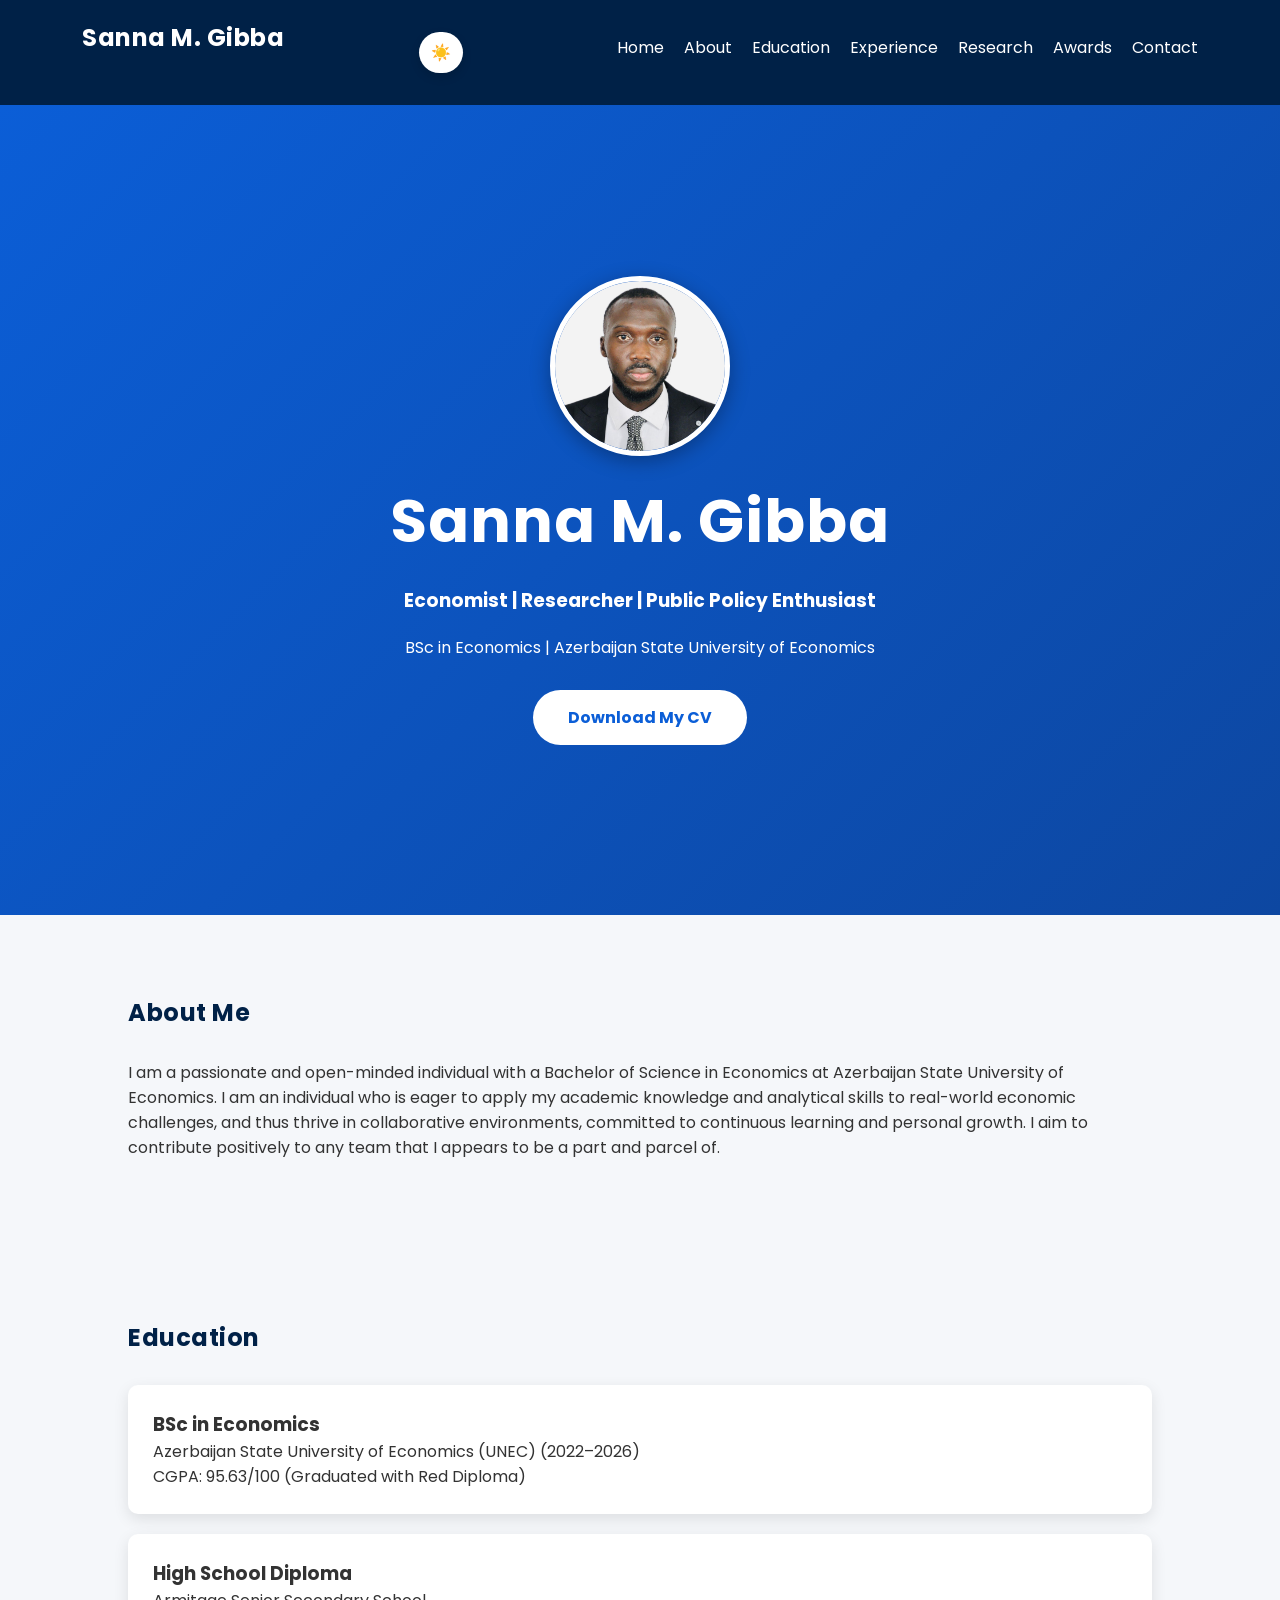
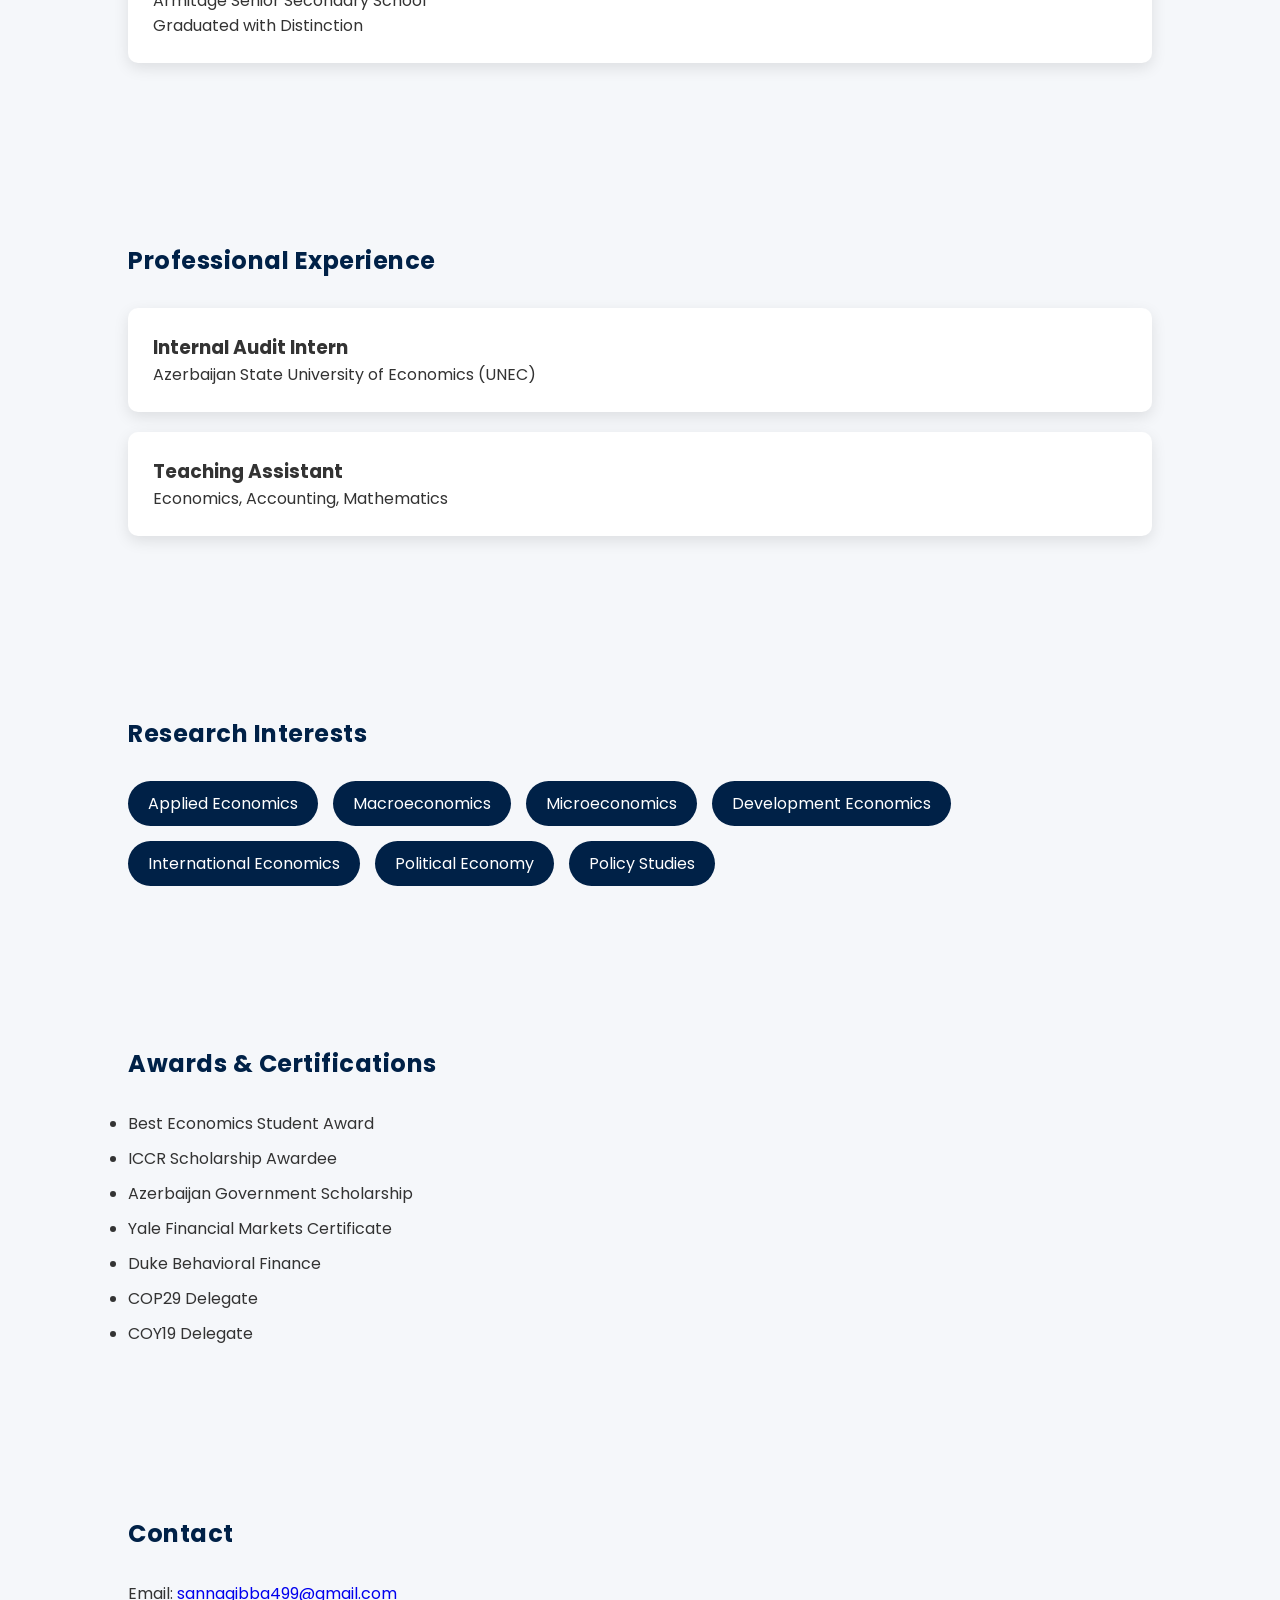
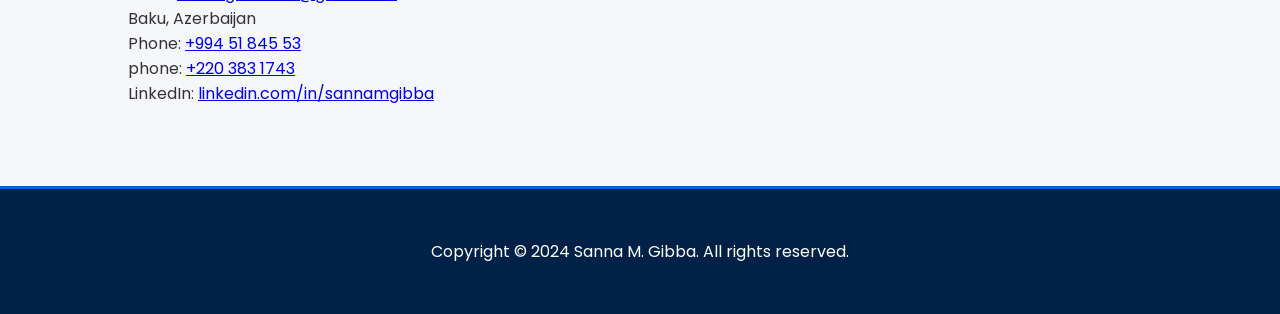
<file: index.html>
<!DOCTYPE html>
<html lang="en">
<head>
    <meta charset="UTF-8">
    <meta name="viewport" content="width=device-width, initial-scale=1.0">
    <title>Sanna M. Gibba | Economics Portfolio</title>
    

    <link rel="stylesheet" href="style.css">

    <link href="https://fonts.googleapis.com/css2?family=Poppins:wght@300;400;600;700&display=swap" rel="stylesheet">

    <!-- Font Awesome kit placeholder removed; add a real kit URL only if you use icons -->

</head>

<body>

<header>

    <nav>

        <h2>Sanna M. Gibba</h2>

        <button class="theme-toggle" id="themeToggle" aria-label="Toggle color theme" title="Toggle color theme">
            <span class="toggle-icon">☀️</span>
        </button>
       
        <ul>

            <li><a href="#home">Home</a></li>
            <li><a href="#about">About</a></li>
            <li><a href="#education">Education</a></li>
            <li><a href="#experience">Experience</a></li>
            <li><a href="#research">Research</a></li>
            <li><a href="#awards">Awards</a></li>
            <li><a href="#contact">Contact</a></li>

        </ul>

    </nav>

</header>

<main>

<section id="home" class="hero">
 <img src="profile image.jpg" alt="Sanna M. Gibba" class="profile-image">

<h1>Sanna M. Gibba</h1>

<h3>Economist | Researcher | Public Policy Enthusiast</h3>

<p>BSc in Economics | Azerbaijan State University of Economics</p>

<div class="hero-cta">
    <a href="CV-Sanna-M-Gibba.pdf" download target="_blank" class="btn download-cv">Download My CV</a>
</div>

</section>

<section id="about">

<h2>About Me</h2>

<p>
I am a passionate and open-minded individual with a Bachelor of Science in Economics
at Azerbaijan State University of Economics. I am an individual who is eager to apply my academic knowledge and
analytical skills to real-world economic challenges, and thus thrive in collaborative environments, committed to
continuous learning and personal growth. I aim to contribute positively to any team that I appears to be a part
and parcel of.
</p>

</section>

<section id="education">

<h2>Education</h2>

<div class="card">

<h3>BSc in Economics</h3>

<p>Azerbaijan State University of Economics (UNEC) (2022–2026)</p>

<p>CGPA: 95.63/100 (Graduated with Red Diploma)</p>

</div>

<div class="card">

<h3>High School Diploma</h3>

<p>Armitage Senior Secondary School</p>

<p>Graduated with Distinction</p>

</div>

</section>

<section id="experience">

<h2>Professional Experience</h2>

<div class="card">

<h3>Internal Audit Intern</h3>

<p>Azerbaijan State University of Economics (UNEC)</p>

</div>

<div class="card">

<h3>Teaching Assistant</h3>

<p>Economics, Accounting, Mathematics</p>

</div>

</section>

<section id="research">

<h2>Research Interests</h2>

<div class="skills">

<span>Applied Economics</span>

<span>Macroeconomics</span>

<span>Microeconomics</span>

<span>Development Economics</span>

<span>International Economics</span>

<span>Political Economy</span>

<span>Policy Studies</span>

</div>

</section>

<section id="awards">

<h2>Awards & Certifications</h2>

<ul>

<li>Best Economics Student Award</li>

<li>ICCR Scholarship Awardee</li>

<li>Azerbaijan Government Scholarship</li>

<li>Yale Financial Markets Certificate</li>

<li>Duke Behavioral Finance</li>

<li>COP29 Delegate</li>

<li>COY19 Delegate</li>

</ul>

</section>

<section id="contact">

<h2>Contact</h2>

<p>Email: <a href="mailto:sannagibba499@gmail.com">sannagibba499@gmail.com</a></p>

<p>Baku, Azerbaijan</p>
<p>Phone: <a href="tel:+994 51 845 53">+994 51 845 53</a></p>
<p>phone: <a href="tel:+220 383 1743">+220 383 1743</a></p>
<p>LinkedIn: <a href="https://www.linkedin.com/in/sanna-m-gibba-892236276" target="_blank" rel="noopener noreferrer">linkedin.com/in/sannamgibba</a></p>

</section>

<footer>
    <p>Copyright © 2024 Sanna M. Gibba. All rights reserved.</p>
</footer>

</main>

<script src="script.js"></script>

</body>
</html>
</file>
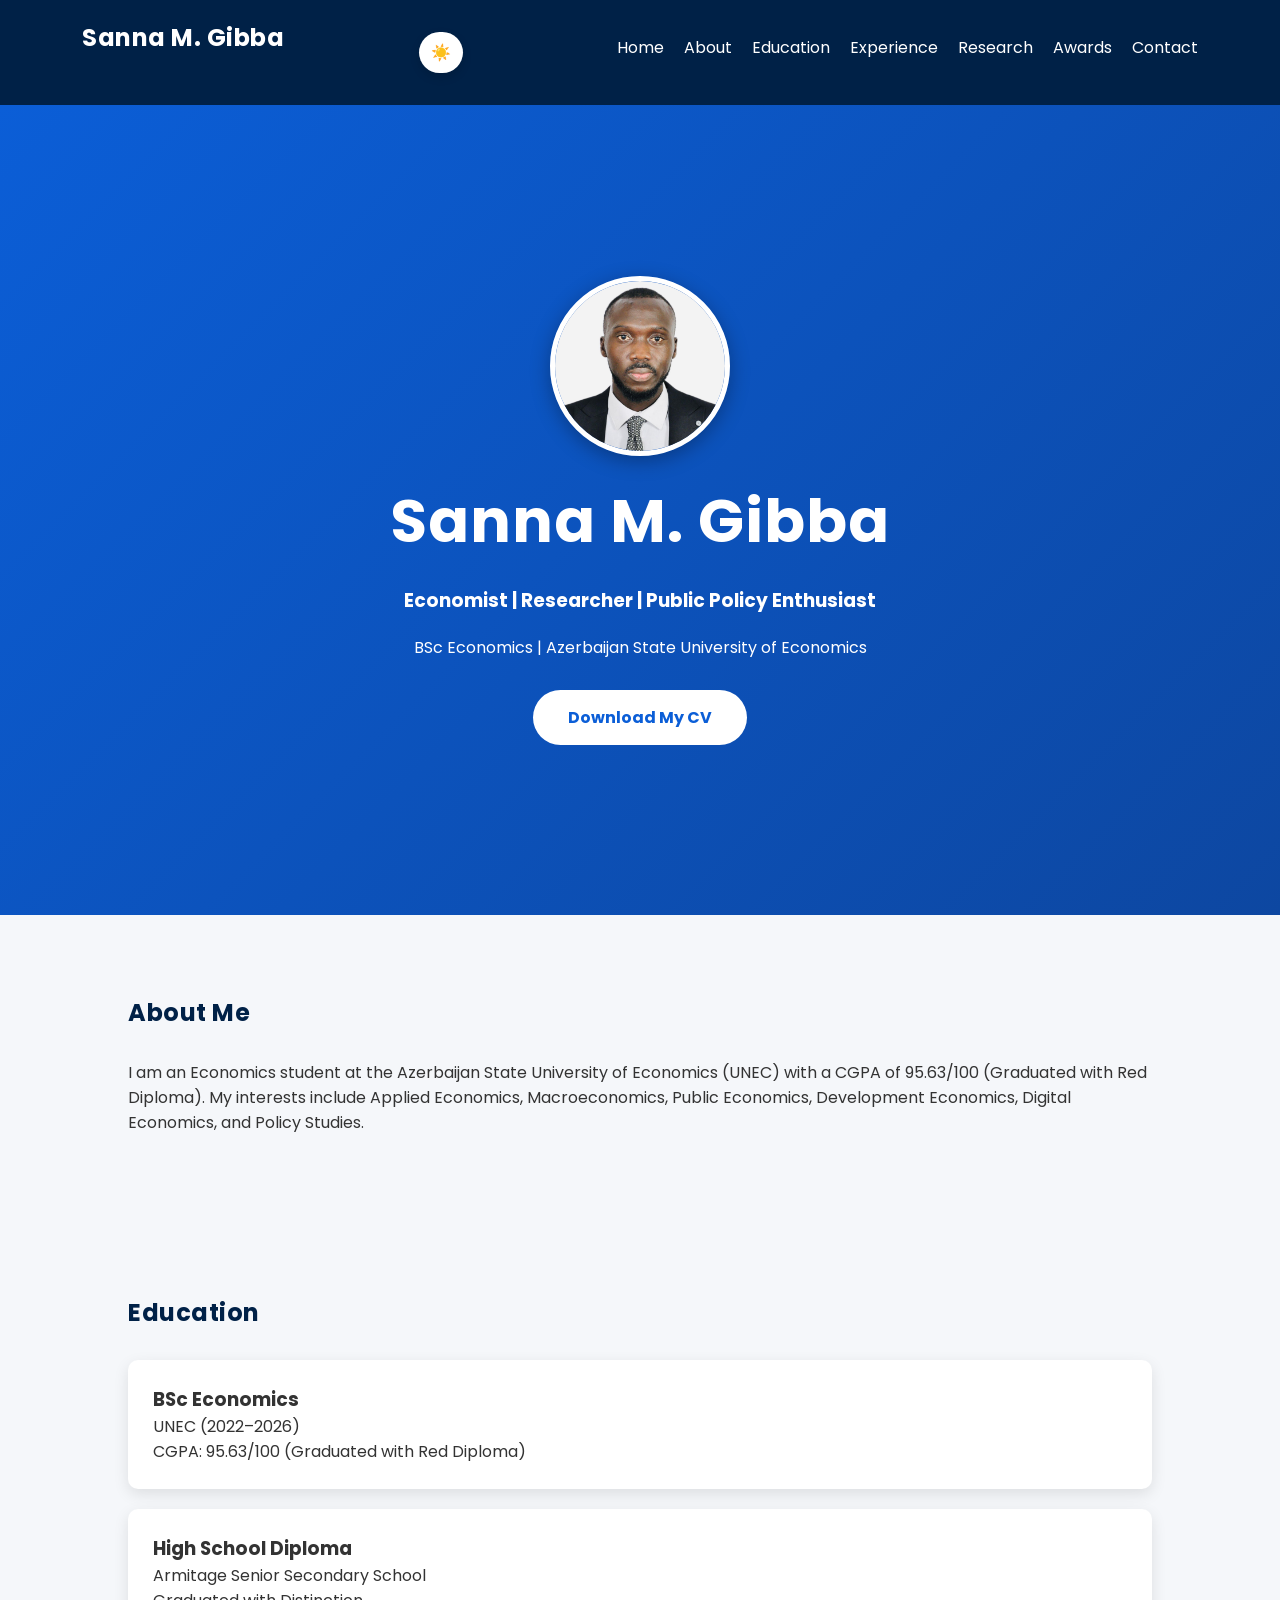
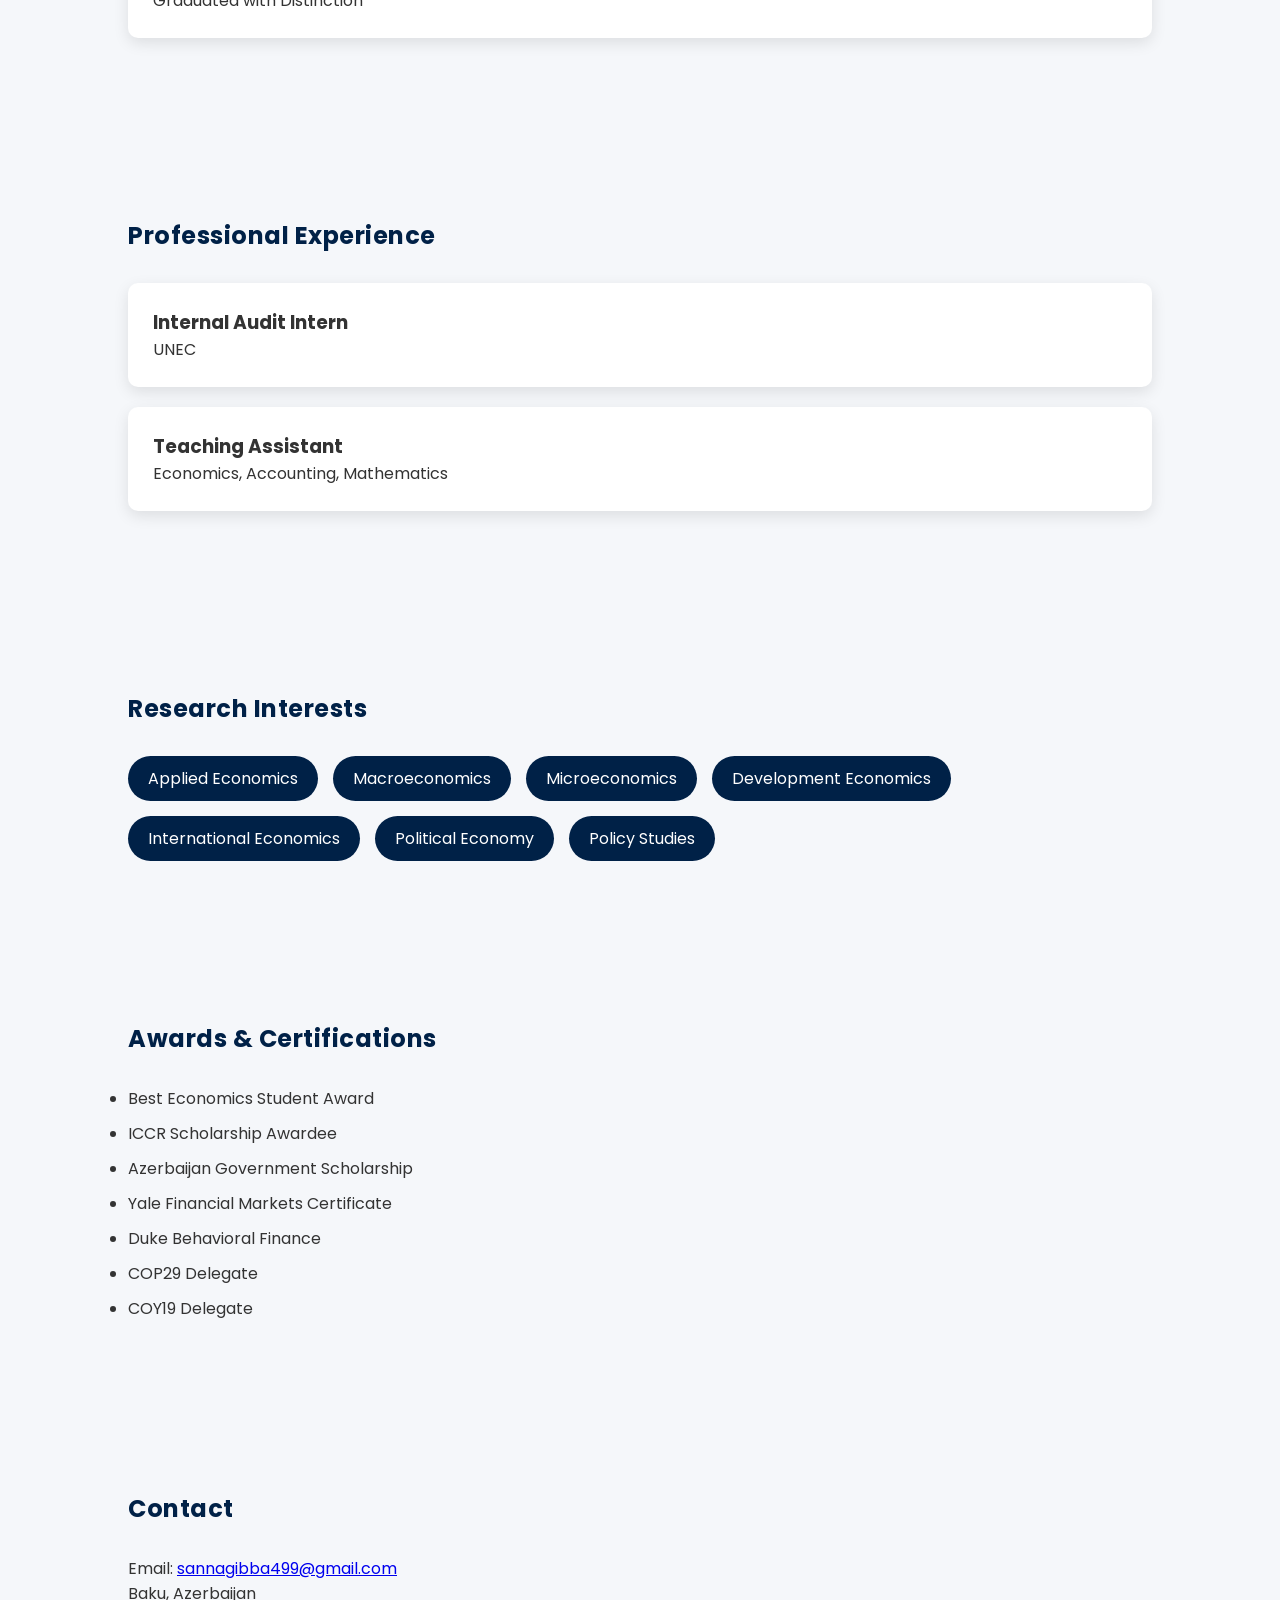
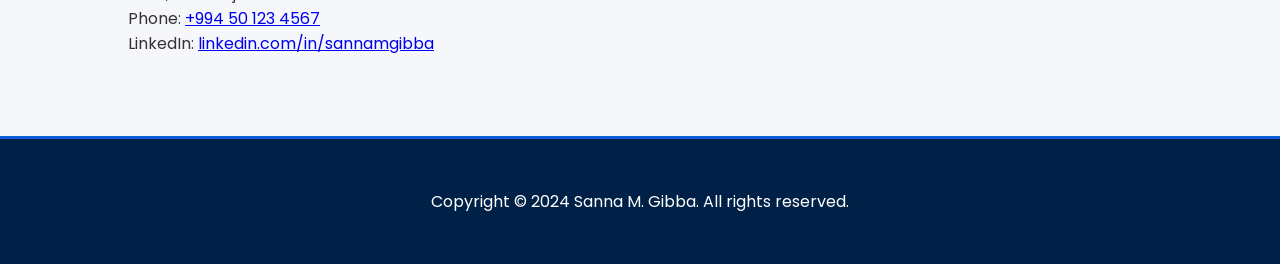
<file: index.old.html>
<!DOCTYPE html>
<html lang="en">
<head>
    <meta charset="UTF-8">
    <meta name="viewport" content="width=device-width, initial-scale=1.0">
    <title>Sanna M. Gibba | Economics Portfolio</title>
    

    <link rel="stylesheet" href="style.css">

    <link href="https://fonts.googleapis.com/css2?family=Poppins:wght@300;400;600;700&display=swap" rel="stylesheet">

    <!-- Font Awesome kit placeholder removed; add a real kit URL only if you use icons -->

</head>

<body>

<header>

    <nav>

        <h2>Sanna M. Gibba</h2>

        <button class="theme-toggle" id="themeToggle" aria-label="Toggle color theme" title="Toggle color theme">
            <span class="toggle-icon">☀️</span>
        </button>
       
        <ul>

            <li><a href="#home">Home</a></li>
            <li><a href="#about">About</a></li>
            <li><a href="#education">Education</a></li>
            <li><a href="#experience">Experience</a></li>
            <li><a href="#research">Research</a></li>
            <li><a href="#awards">Awards</a></li>
            <li><a href="#contact">Contact</a></li>

        </ul>

    </nav>

</header>

<main>

<section id="home" class="hero">
 <img src="profile image.jpg" alt="Sanna M. Gibba" class="profile-image">

<h1>Sanna M. Gibba</h1>

<h3>Economist | Researcher | Public Policy Enthusiast</h3>

<p>BSc Economics | Azerbaijan State University of Economics</p>

<div class="hero-cta">
    <a href="CV-Sanna-M-Gibba.pdf" download class="btn download-cv">Download My CV</a>
</div>

</section>

<section id="about">

<h2>About Me</h2>

<p>

I am an Economics student at the Azerbaijan State University of Economics (UNEC) with a CGPA of 95.63/100 (Graduated with Red Diploma). My interests include Applied Economics, Macroeconomics, Public Economics, Development Economics, Digital Economics, and Policy Studies.

</p>

</section>

<section id="education">

<h2>Education</h2>

<div class="card">

<h3>BSc Economics</h3>

<p>UNEC (2022–2026)</p>

<p>CGPA: 95.63/100 (Graduated with Red Diploma)</p>

</div>

<div class="card">

<h3>High School Diploma</h3>

<p>Armitage Senior Secondary School</p>

<p>Graduated with Distinction</p>

</div>

</section>

<section id="experience">

<h2>Professional Experience</h2>

<div class="card">

<h3>Internal Audit Intern</h3>

<p>UNEC</p>

</div>

<div class="card">

<h3>Teaching Assistant</h3>

<p>Economics, Accounting, Mathematics</p>

</div>

</section>

<section id="research">

<h2>Research Interests</h2>

<div class="skills">

<span>Applied Economics</span>

<span>Macroeconomics</span>

<span>Microeconomics</span>

<span>Development Economics</span>

<span>International Economics</span>

<span>Political Economy</span>

<span>Policy Studies</span>

</div>

</section>

<section id="awards">

<h2>Awards & Certifications</h2>

<ul>

<li>Best Economics Student Award</li>

<li>ICCR Scholarship Awardee</li>

<li>Azerbaijan Government Scholarship</li>

<li>Yale Financial Markets Certificate</li>

<li>Duke Behavioral Finance</li>

<li>COP29 Delegate</li>

<li>COY19 Delegate</li>

</ul>

</section>

<section id="contact">

<h2>Contact</h2>

<p>Email: <a href="mailto:sannagibba499@gmail.com">sannagibba499@gmail.com</a></p>

<p>Baku, Azerbaijan</p>
<p>Phone: <a href="tel:+994501234567">+994 50 123 4567</a></p>
<p>LinkedIn: <a href="https://www.linkedin.com/in/sanna-m-gibba-892236276" target="_blank" rel="noopener noreferrer">linkedin.com/in/sannamgibba</a></p>

</section>

<footer>
    <p>Copyright © 2024 Sanna M. Gibba. All rights reserved.</p>
</footer>

</main>

<script src="script.js"></script>

</body>
</html>
</file>
<file: style.css>
html {
    scroll-behavior: smooth;
}

*{
margin:0;
padding:0;
box-sizing:border-box;
font-family:Poppins,sans-serif;
}
.profile-image{
    width:180px;
    height:180px;
    border-radius:50%;
    object-fit:cover;
    border:5px solid white;
    margin-bottom:20px;
    box-shadow:0 5px 20px rgba(0,0,0,.3);
}


body{
background:#f5f7fa;
color:#333;
transition:background 0.3s ease, color 0.3s ease;
}

body.dark-theme{
background:#0f172a;
color:#e2e8f0;
}

body.dark-theme header{
background:#111827;
}

body.dark-theme .card,
body.dark-theme .skills span,
body.dark-theme .btn{
box-shadow:0 8px 20px rgba(0,0,0,0.25);
}

body.dark-theme .card{
background:#1e293b;
color:#f8fafc;
}

body.dark-theme .skills span{
background:#334155;
}

body.dark-theme .btn{
background:#38bdf8;
color:#082f49;
}

body.dark-theme footer{
background:#111827;
}

header{
background:#002147;
padding:20px;
position:sticky;
top:0;
z-index:1000;
}

nav{
display:flex;
justify-content:space-between;
align-items:center;
width:90%;
margin:auto;
gap:15px;
}

nav h2{
color:white;
}

.theme-toggle{
background:#ffffff;
color:#002147;
border:none;
border-radius:999px;
padding:8px 12px;
cursor:pointer;
font-size:1rem;
box-shadow:0 4px 10px rgba(0,0,0,0.15);
transition:transform 0.2s ease, background 0.2s ease;
}

.theme-toggle:hover{
transform:translateY(-2px);
}

.theme-toggle:focus-visible{
outline:2px solid #8ec5ff;
outline-offset:2px;
}

nav ul{
display:flex;
list-style:none;
}

nav ul li{
margin-left:20px;
}

nav a{
color:white;
text-decoration:none;
transition:color 0.3s ease, border-bottom 0.3s ease;
border-bottom:2px solid transparent;
}

nav a:hover{
color:#8ec5ff;
border-bottom:2px solid #8ec5ff;
}

.hero{
height:90vh;
display:flex;
flex-direction:column;
justify-content:center;
align-items:center;
background:linear-gradient(135deg, #0b5ed7 0%, #0d47a1 100%);
color:white;
text-align:center;
}

.hero h1{
font-size:60px;
letter-spacing:1px;
}

.hero-cta{
display:flex;
justify-content:center;
margin-top:30px;
}

.hero h3{
margin:20px 0;
}

.btn{
background:white;
color:#0b5ed7;
padding:15px 35px;
border-radius:30px;
text-decoration:none;
font-weight:bold;
transition:all 0.3s ease;
}

.btn:hover{
transform:translateY(-3px);
box-shadow:0 10px 25px rgba(0,0,0,0.2);
}

section{
padding:80px 10%;
}

h2{
margin-bottom:30px;
color:#002147;
letter-spacing:0.5px;
}

.card{
background:white;
padding:25px;
margin-bottom:20px;
border-radius:10px;
box-shadow:0 5px 15px rgba(0,0,0,.1);
transition:all 0.3s ease;
}

.card:hover{
transform:translateY(-5px);
box-shadow:0 15px 30px rgba(0,0,0,.15);
}

.skills{
display:flex;
flex-wrap:wrap;
gap:15px;
}

.skills span{
background:#002147;
color:white;
padding:10px 20px;
border-radius:25px;
}

ul li{
margin-bottom:10px;
}

footer{
text-align:center;
padding:50px 30px;
background:#002147;
color:white;
border-top:3px solid #0b5ed7;
}

/* Large Desktop (1024px and up) */
@media (max-width: 1024px) {
    section {
        padding: 70px 8%;
    }

    .hero h1 {
        font-size: 48px;
    }
}

/* Tablet Landscape (768px to 1023px) */
@media (max-width: 1023px) {
    nav {
        width: 95%;
    }

    nav ul li {
        margin-left: 15px;
    }

    section {
        padding: 60px 6%;
    }

    .hero h1 {
        font-size: 42px;
    }

    .btn {
        padding: 14px 32px;
        font-size: 0.95rem;
    }
}

/* Tablet Portrait (768px and down) */
@media (max-width: 768px) {
    header {
        padding: 18px;
    }

    nav {
        width: 100%;
        gap: 12px;
    }

    nav h2 {
        font-size: 1.3rem;
    }

    nav ul {
        flex-wrap: wrap;
        justify-content: center;
        gap: 5px;
    }

    nav ul li {
        margin: 0 8px;
    }

    nav a {
        font-size: 0.9rem;
    }

    .hero {
        min-height: 80vh;
        padding: 30px 16px;
    }

    .hero h1 {
        font-size: 36px;
        line-height: 1.3;
    }

    .hero h3 {
        font-size: 1.1rem;
        margin: 15px 0;
    }

    .profile-image {
        width: 160px;
        height: 160px;
        border: 4px solid white;
    }

    section {
        padding: 50px 16px;
    }

    .card {
        padding: 22px;
        margin-bottom: 18px;
    }

    .btn {
        padding: 13px 30px;
        font-size: 0.9rem;
    }
}

/* Large Phone (480px to 767px) */
@media (max-width: 767px) {
    nav {
        justify-content: space-between;
        align-items: center;
    }

    .theme-toggle {
        order: 2;
    }

    nav ul {
        flex-direction: column;
        width: 100%;
        margin-top: 12px;
    }

    nav ul li {
        margin: 4px 0;
    }

    nav a {
        display: block;
        padding: 6px 0;
        font-size: 0.85rem;
    }

    .hero {
        min-height: 75vh;
        padding: 25px 16px;
    }

    .hero h1 {
        font-size: 28px;
        line-height: 1.2;
    }

    .hero h3 {
        font-size: 0.95rem;
        margin: 12px 0;
    }

    .profile-image {
        width: 130px;
        height: 130px;
        margin-bottom: 15px;
    }

    section {
        padding: 45px 16px;
    }

    h2 {
        margin-bottom: 25px;
        font-size: 1.5rem;
    }

    .card {
        padding: 18px;
        margin-bottom: 15px;
    }

    .skills {
        gap: 8px;
    }

    .skills span {
        padding: 8px 16px;
        font-size: 0.85rem;
    }

    .btn {
        padding: 12px 28px;
        font-size: 0.85rem;
        max-width: 200px;
    }
}

/* Small Phone (480px and down) */
@media (max-width: 480px) {
    header {
        padding: 12px 8px;
    }

    nav {
        flex-direction: column;
        align-items: center;
        text-align: center;
        width: 100%;
    }

    nav h2 {
        font-size: 1.1rem;
        margin-bottom: 8px;
    }

    nav ul {
        flex-direction: column;
        width: 100%;
        margin-top: 10px;
    }

    nav ul li {
        margin: 3px 0;
    }

    nav a {
        display: block;
        padding: 5px 0;
        font-size: 0.8rem;
    }

    .hero {
        min-height: 70vh;
        padding: 20px 12px;
    }

    .hero h1 {
        font-size: 24px;
        line-height: 1.2;
    }

    .hero h3 {
        font-size: 0.9rem;
        margin: 10px 0;
    }

    .profile-image {
        width: 120px;
        height: 120px;
        margin-bottom: 12px;
        border: 3px solid white;
    }

    section {
        padding: 40px 12px;
    }

    h2 {
        margin-bottom: 20px;
        font-size: 1.3rem;
    }

    .card {
        padding: 16px;
        margin-bottom: 12px;
    }

    .skills {
        gap: 6px;
    }

    .skills span {
        padding: 7px 14px;
        font-size: 0.8rem;
    }

    .btn {
        padding: 11px 24px;
        font-size: 0.8rem;
        max-width: 180px;
    }

    footer {
        padding: 40px 12px;
        font-size: 0.85rem;
    }
}

/* Extra Small Phone (360px and down) */
@media (max-width: 360px) {
    header {
        padding: 10px 6px;
    }

    nav h2 {
        font-size: 1rem;
        margin-bottom: 6px;
    }

    nav a {
        font-size: 0.75rem;
    }

    .hero {
        min-height: 65vh;
        padding: 18px 10px;
    }

    .hero h1 {
        font-size: 20px;
        line-height: 1.1;
    }

    .hero h3 {
        font-size: 0.8rem;
        margin: 8px 0;
    }

    .profile-image {
        width: 100px;
        height: 100px;
        margin-bottom: 10px;
    }

    section {
        padding: 35px 10px;
    }

    h2 {
        font-size: 1.1rem;
        margin-bottom: 18px;
    }

    .card {
        padding: 14px;
    }

    .btn {
        padding: 10px 20px;
        font-size: 0.75rem;
        max-width: 160px;
    }

    footer {
        padding: 30px 10px;
        font-size: 0.8rem;
    }
}
</file>
